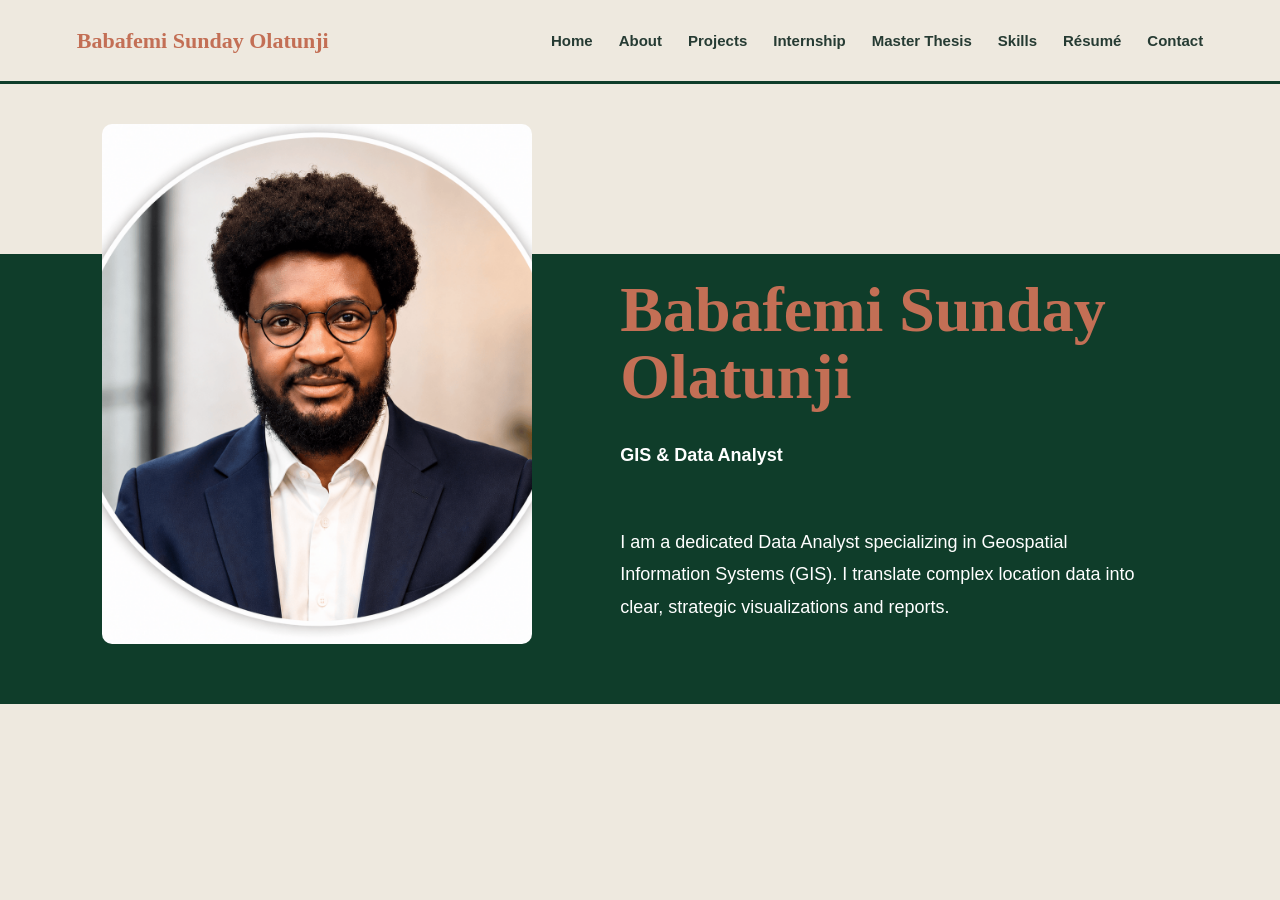
<file: index.html>
<!DOCTYPE html>
<html lang="en">
<head>
  <meta charset="UTF-8" />
  <meta name="viewport" content="width=device-width, initial-scale=1.0" />
  <title>Babafemi Sunday Olatunji | Portfolio</title>
  <link rel="stylesheet" href="style.css" />
</head>
<body>

  <main class="homepage">

    <header class="site-header">
      <div class="site-name">Babafemi Sunday Olatunji</div>

      <nav class="main-nav">
        <a href="index.html">Home</a>
        <a href="about.html">About</a>
        <a href="projects.html">Projects</a>
        <a href="internship.html">Internship</a>
        <a href="thesis.html">Master Thesis</a>
        <a href="skills.html">Skills</a>
        <a href="cv1.pdf" target="_blank">Résumé</a>
        <a href="contact.html">Contact</a>
       </nav>
    </header>

    <section class="hero-academic">
      <div class="hero-photo">
        <img src="profile.png" alt="Babafemi Sunday Olatunji" />
      </div>

      <div class="hero-content">
        <h1>Babafemi Sunday Olatunji</h1>
        <h3>GIS & Data Analyst</h3>
        <p>
          I am a dedicated Data Analyst specializing in Geospatial Information Systems (GIS). 
          I translate complex location data into clear, strategic visualizations and reports.
        </p>
      </div>
    </section>

  </main>

</body>
</html>
</file>
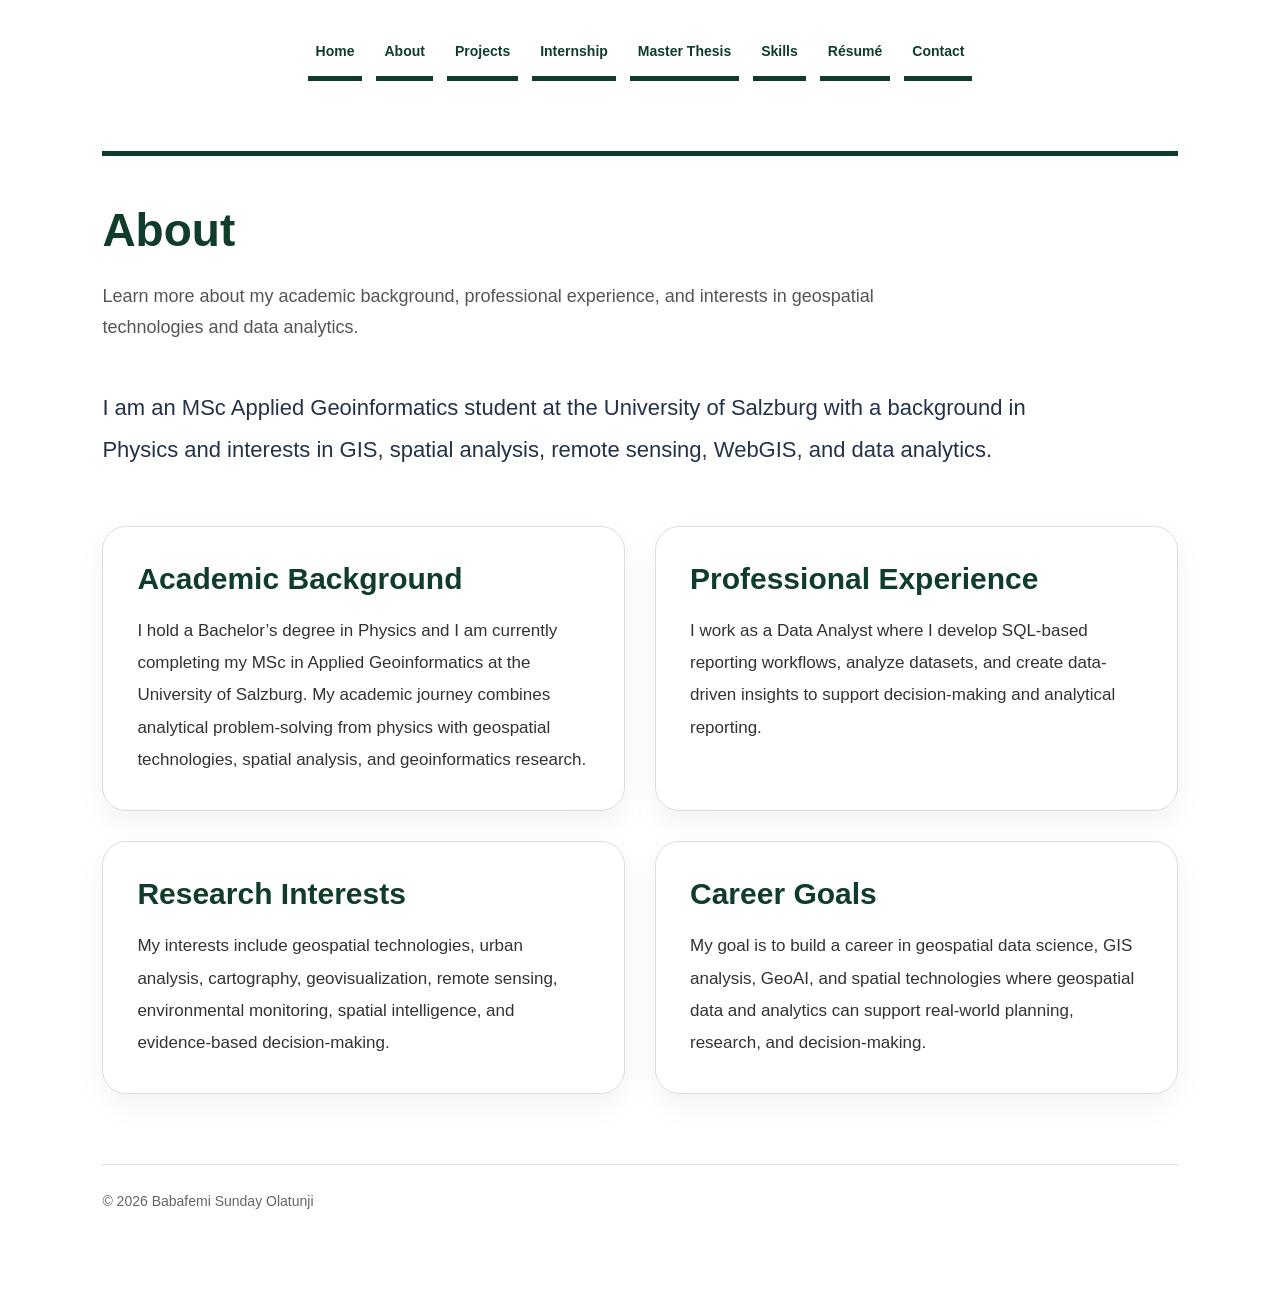
<file: about.html>
<!DOCTYPE html>
<html lang="en">
<head>
  <meta charset="UTF-8" />
  <meta name="viewport" content="width=device-width, initial-scale=1.0"/>
  <title>About | Babafemi Sunday Olatunji</title>
  <link rel="stylesheet" href="style.css"/>
</head>

<body>

  <main class="page">

    <nav class="top-nav">
      <a href="index.html">Home</a>
      <a href="about.html">About</a>
      <a href="projects.html">Projects</a>
      <a href="internship.html">Internship</a>
      <a href="thesis.html">Master Thesis</a>
      <a href="skills.html">Skills</a>
      <a href="cv.pdf" target="_blank">Résumé</a>
      <a href="contact.html">Contact</a>
    </nav>

    <section class="page-title">
      <h1>About</h1>
      <p>
        Learn more about my academic background,
        professional experience, and interests in
        geospatial technologies and data analytics.
      </p>
    </section>

    <section class="about-intro">
      <p>
        I am an MSc Applied Geoinformatics student at the University of Salzburg
        with a background in Physics and interests in GIS, spatial analysis,
        remote sensing, WebGIS, and data analytics.
      </p>
    </section>

    <section class="about-grid">

      <div class="about-card">
        <h2>Academic Background</h2>
        <p>
          I hold a Bachelor’s degree in Physics and I am currently completing
          my MSc in Applied Geoinformatics at the University of Salzburg.
          My academic journey combines analytical problem-solving from physics
          with geospatial technologies, spatial analysis, and geoinformatics research.
        </p>
      </div>

      <div class="about-card">
        <h2>Professional Experience</h2>
        <p>
          I work as a Data Analyst where I develop SQL-based reporting workflows,
          analyze datasets, and create data-driven insights to support
          decision-making and analytical reporting.
        </p>
      </div>

      <div class="about-card">
        <h2>Research Interests</h2>
        <p>
          My interests include geospatial technologies, urban analysis,
          cartography, geovisualization, remote sensing,
          environmental monitoring, spatial intelligence,
          and evidence-based decision-making.
        </p>
      </div>

      <div class="about-card">
        <h2>Career Goals</h2>
        <p>
          My goal is to build a career in geospatial data science,
          GIS analysis, GeoAI, and spatial technologies where geospatial
          data and analytics can support real-world planning,
          research, and decision-making.
        </p>
      </div>

    </section>

    <footer>
      <p>© 2026 Babafemi Sunday Olatunji</p>
    </footer>

  </main>

</body>
</html>
</file>
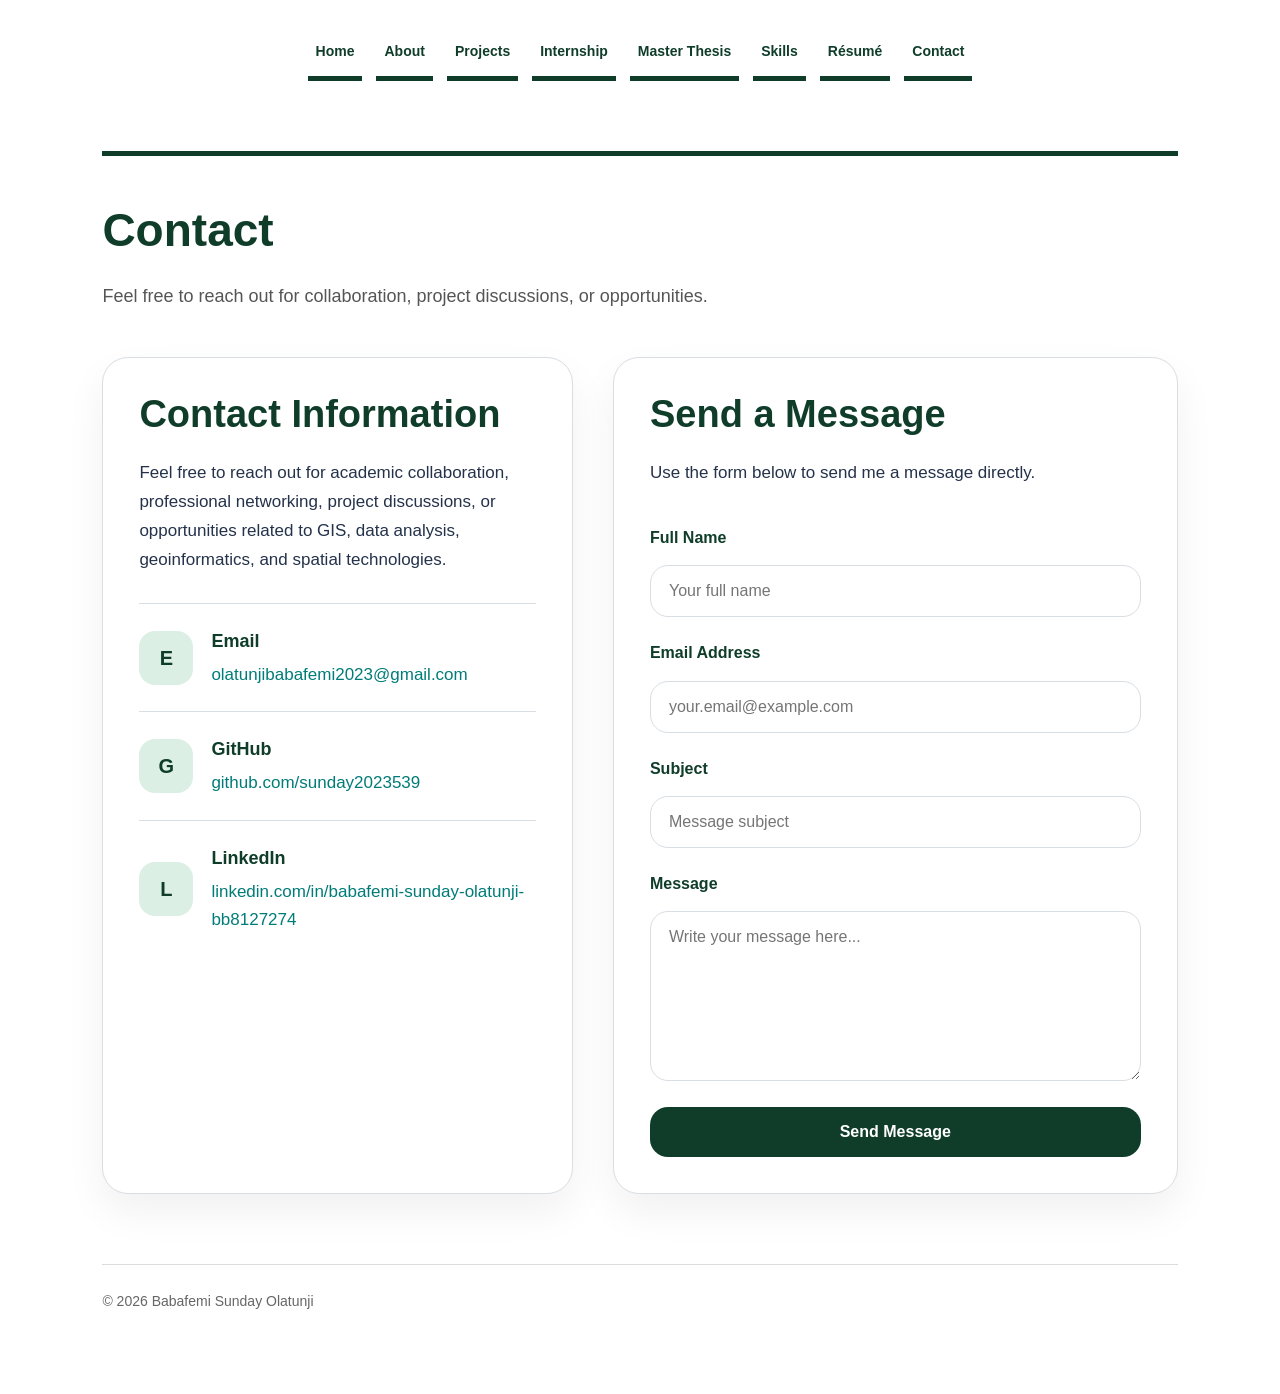
<file: contact.html>
<!DOCTYPE html>
<html lang="en">
<head>
  <meta charset="UTF-8" />
  <meta name="viewport" content="width=device-width, initial-scale=1.0"/>
  <title>Contact | Babafemi Sunday Olatunji</title>
  <link rel="stylesheet" href="style.css"/>
</head>
<body>

  <main class="page">

    <nav class="top-nav">
      <a href="index.html">Home</a>
      <a href="about.html">About</a>
      <a href="projects.html">Projects</a>
      <a href="internship.html">Internship</a>
      <a href="thesis.html">Master Thesis</a>
      <a href="skills.html">Skills</a>
      <a href="cv.pdf" target="_blank">Résumé</a>
      <a href="contact.html">Contact</a>
    </nav>

    <section class="page-title">
      <h1>Contact</h1>
      <p>Feel free to reach out for collaboration, project discussions, or opportunities.</p>
    </section>

    <section class="contact-grid">

      <div class="contact-card">
        <h2>Contact Information</h2>
        <p>
          Feel free to reach out for academic collaboration, professional networking,
          project discussions, or opportunities related to GIS, data analysis,
          geoinformatics, and spatial technologies.
        </p>

        <div class="contact-item">
          <div class="contact-icon">E</div>
          <div>
            <h3>Email</h3>
            <a href="olatunjibabafemi2023@gmail.com">olatunjibabafemi2023@gmail.com</a>
          </div>
        </div>

        <div class="contact-item">
          <div class="contact-icon">G</div>
          <div>
            <h3>GitHub</h3>
            <a href="https://github.com/sunday2023539" target="_blank">github.com/sunday2023539</a>
          </div>
        </div>

        <div class="contact-item">
          <div class="contact-icon">L</div>
          <div>
            <h3>LinkedIn</h3>
            <a href="https://linkedin.com/in/babafemi-sunday-olatunji-bb8127274" target="_blank">linkedin.com/in/babafemi-sunday-olatunji-bb8127274</a>
          </div>
        </div>
      </div>

      <div class="contact-card">
        <h2>Send a Message</h2>
        <p>Use the form below to send me a message directly.</p>

        <form action="https://formspree.io/f/YOUR_FORM_ID" method="POST" class="contact-form">
          <label>Full Name</label>
          <input type="text" name="name" placeholder="Your full name" required>

          <label>Email Address</label>
          <input type="email" name="email" placeholder="your.email@example.com" required>

          <label>Subject</label>
          <input type="text" name="subject" placeholder="Message subject" required>

          <label>Message</label>
          <textarea name="message" placeholder="Write your message here..." required></textarea>

          <button type="submit">Send Message</button>
        </form>
      </div>

    </section>

    <footer>
      <p>© 2026 Babafemi Sunday Olatunji</p>
    </footer>

  </main>

</body>
</html>
</file>
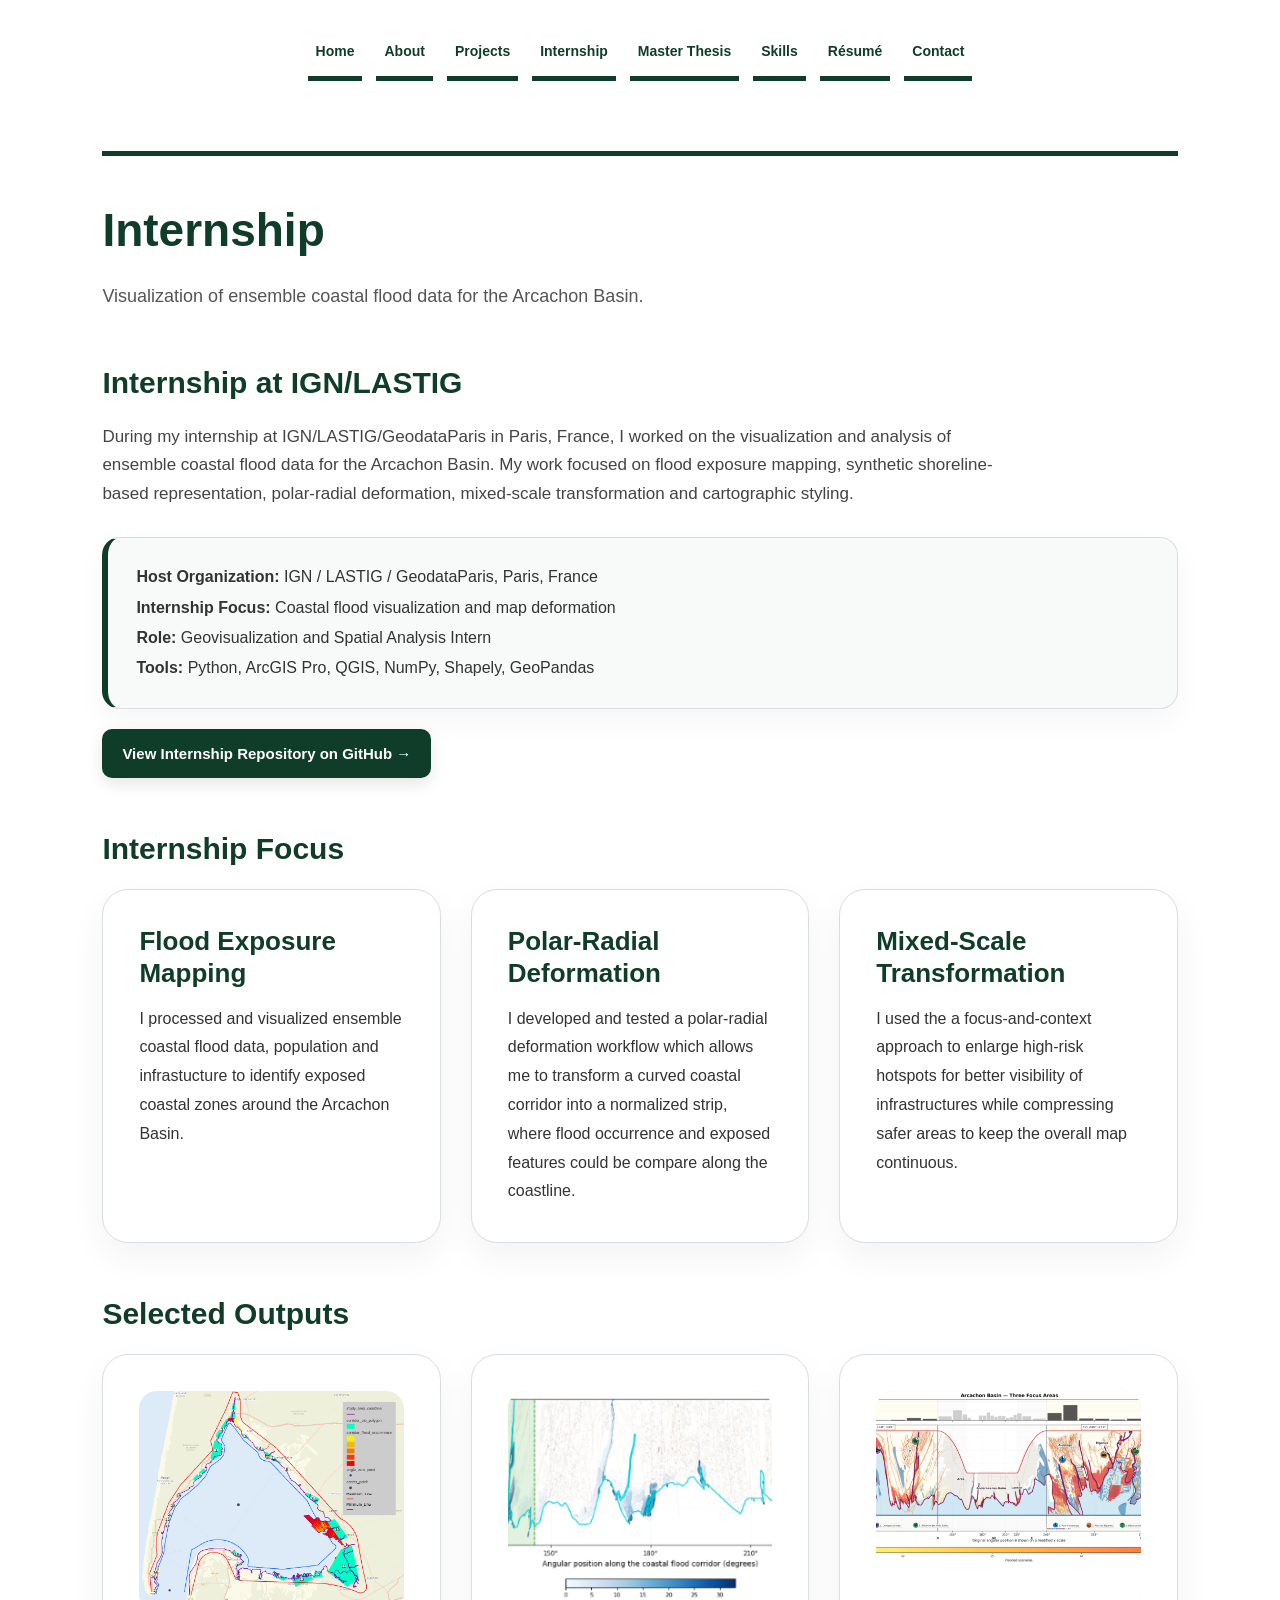
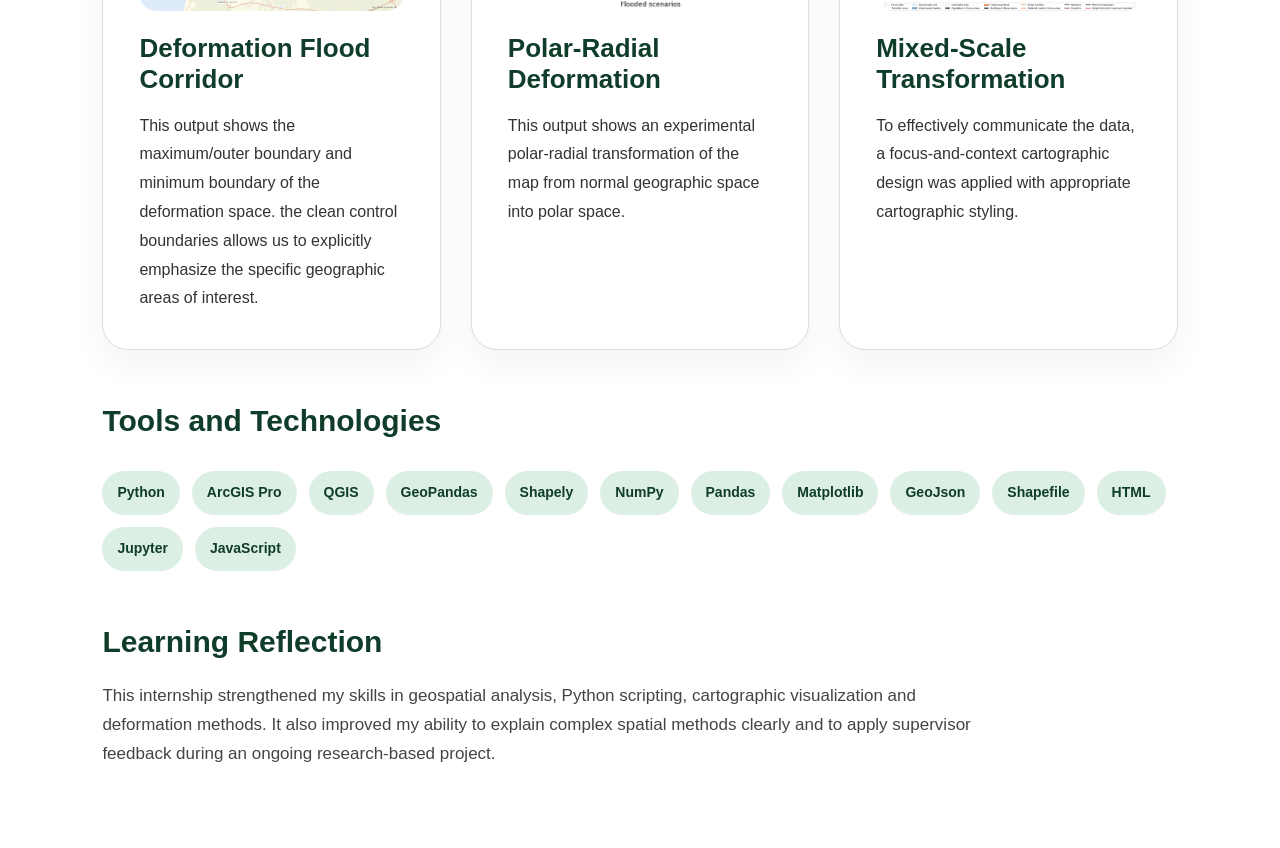
<file: internship.html>
<!DOCTYPE html>
<html lang="en">
<head>
  <meta charset="UTF-8">
  <meta name="viewport" content="width=device-width, initial-scale=1.0">
  <title>Internship | Babafemi Sunday Olatunji</title>
  <link rel="stylesheet" href="style.css">
</head>

<body>

<main class="page">

  <nav class="top-nav">
    <a href="index.html">Home</a>
    <a href="about.html">About</a>
    <a href="projects.html">Projects</a>
    <a href="internship.html">Internship</a>
    <a href="thesis.html">Master Thesis</a>
    <a href="skills.html">Skills</a>
    <a href="resume.html">Résumé</a>
    <a href="contact.html">Contact</a>
  </nav>

  <section class="page-title">
    <h1>Internship</h1>
    <p>
      Visualization of ensemble coastal flood data for the Arcachon Basin.
    </p>
  </section>

  <section class="section"> 
  <h2>Internship at IGN/LASTIG</h2> 

  <p> 
    During my internship at IGN/LASTIG/GeodataParis in Paris, France, 
    I worked on the visualization and analysis of ensemble coastal flood data 
    for the Arcachon Basin. My work focused on flood exposure mapping, 
    synthetic shoreline-based representation, polar-radial deformation, mixed-scale 
    transformation and cartographic styling. 
  </p> 

  <div class="internship-info"> 
    <p> 
      <strong>Host Organization:</strong> IGN / LASTIG / GeodataParis, Paris, France<br> 
      <strong>Internship Focus:</strong> Coastal flood visualization and map deformation<br> 
      <strong>Role:</strong> Geovisualization and Spatial Analysis Intern<br> 
      <strong>Tools:</strong> Python, ArcGIS Pro, QGIS, NumPy, Shapely, GeoPandas 
    </p> 
  </div>

  <div class="internship-repository">
    <a 
      href="https://github.com/sunday2023539/arcachon-ensemble-coastal-flood-visualization"
      target="_blank"
      rel="noopener noreferrer"
      class="repo-button"
    >
      View Internship Repository on GitHub →
    </a>
  </div>

</section>

  <section class="section">
    <h2>Internship Focus</h2>

    <div class="project-grid">

      <article class="project-card">
        <h3>Flood Exposure Mapping</h3>
        <p>
          I processed and visualized ensemble coastal flood data, population and infrastucture
          to identify exposed coastal zones around the Arcachon Basin.
        </p>
      </article>

      <article class="project-card">
        <h3>Polar-Radial Deformation</h3>
        <p>
        I developed and tested a polar-radial deformation workflow which allows 
        me to transform a curved coastal corridor into a normalized strip, where 
        flood occurrence and exposed features could be compare along the coastline. 
        </p>
      </article>

      <article class="project-card">
        <h3>Mixed-Scale Transformation</h3>
        <p>
         I used the a focus-and-context approach to enlarge high-risk hotspots for better
         visibility of infrastructures while compressing safer areas to keep the overall 
         map continuous.
        </p>
      </article>

    </div>
  </section>

  <section class="section">
    <h2>Selected Outputs</h2>

    <div class="project-grid">

      <article class="project-card">
        <div class="project-image">
          <img src="aoi-deformed-polar-space.png" alt="Flood corridor">
        </div>
        <h3>Deformation Flood Corridor</h3>
        <p>
          This output shows the maximum/outer boundary and minimum boundary of the deformation 
          space. the clean control boundaries allows us to explicitly emphasize the specific 
          geographic areas of interest. 
        </p>
      </article>

      <article class="project-card">
        <div class="project-image">
          <img src="polar-radial-deformation.png" alt=" polar-radial deformation">
        </div>
        <h3>Polar-Radial Deformation</h3>
        <p>
          This output shows an experimental polar-radial transformation of the map
          from normal geographic space into polar space.
        </p>
      </article>

      <article class="project-card">
        <div class="project-image">
          <img src="3d-aoi-map.png" alt="mixed-scale map">
        </div>
        <h3>Mixed-Scale Transformation</h3>
        <p>
          To effectively communicate the data, a focus-and-context cartographic
          design was applied with appropriate cartographic styling.
        </p>
      </article>

    </div>
  </section>

  <section class="section">
    <h2>Tools and Technologies</h2>

    <div class="tools-list">
      <span>Python</span>
      <span>ArcGIS Pro</span>
      <span>QGIS</span>
      <span>GeoPandas</span>
      <span>Shapely</span>
      <span>NumPy</span>
      <span>Pandas</span>
      <span>Matplotlib</span>
      <span>GeoJson</span>
      <span>Shapefile</span>
      <span>HTML</span>
      <span>Jupyter</span>
      <span>JavaScript</span>
    </div>
  </section>

  <section class="section">
    <h2>Learning Reflection</h2>

    <p>
      This internship strengthened my skills in geospatial analysis, Python scripting,
      cartographic visualization and deformation methods. It also improved my ability 
      to explain complex spatial methods clearly and to apply supervisor feedback
      during an ongoing research-based project.
    </p>
  </section>

</main>
</file>
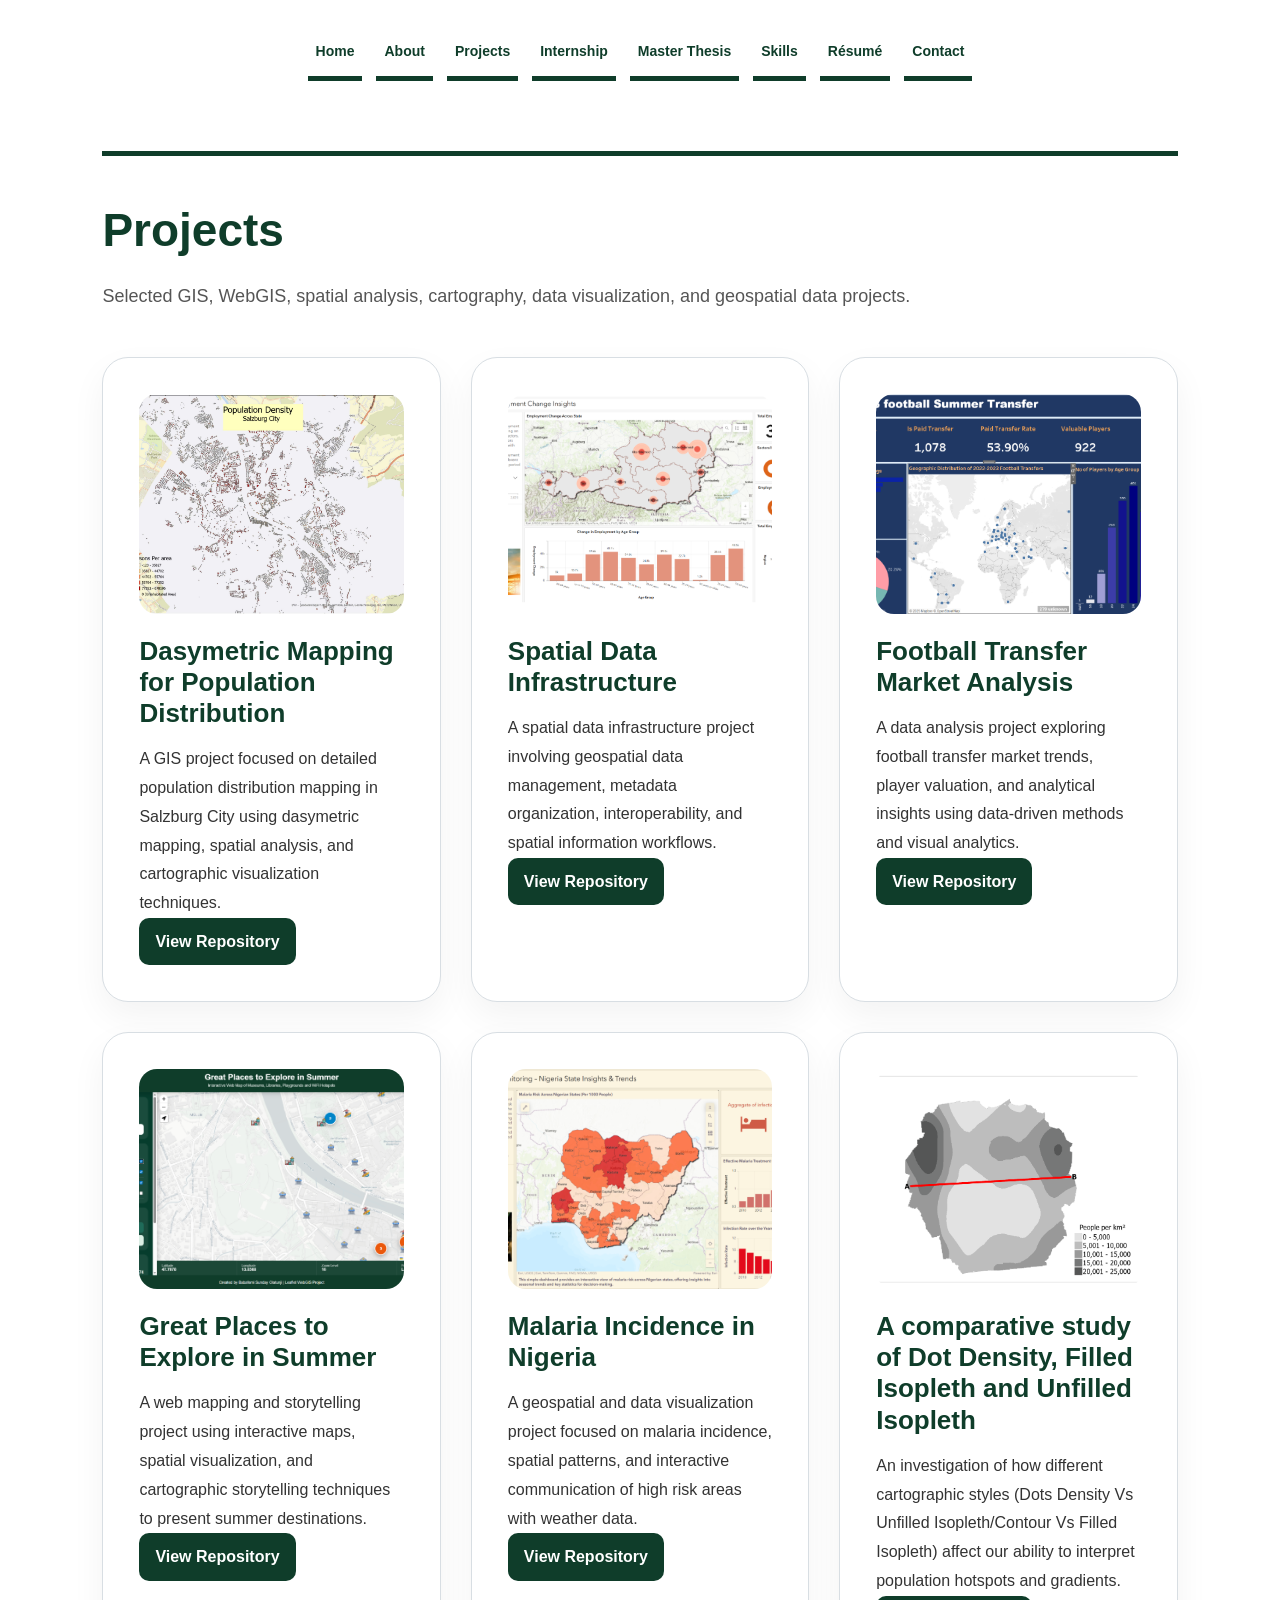
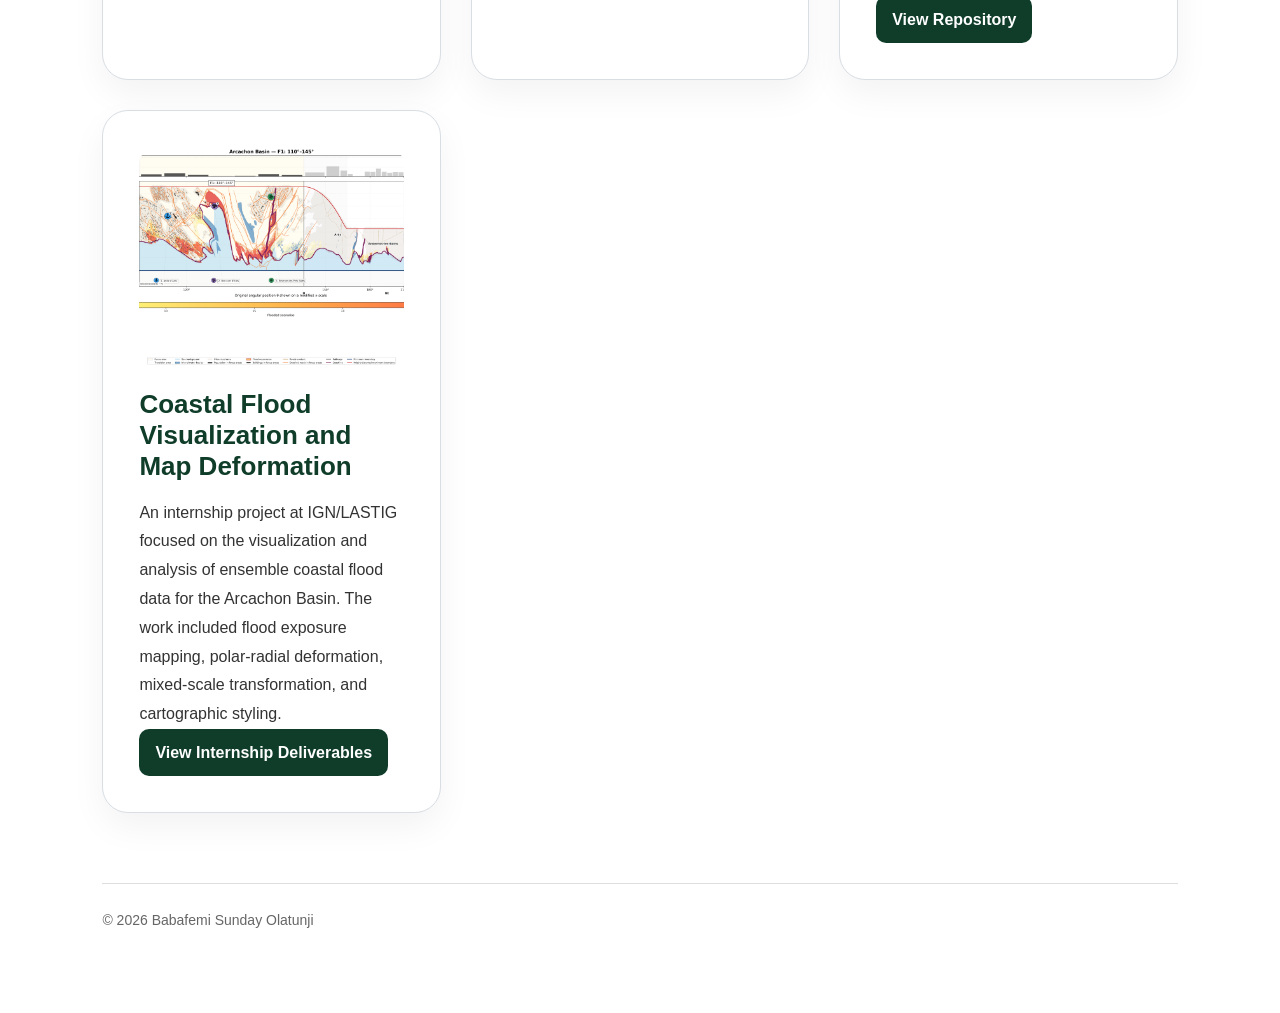
<file: projects.html>
<!DOCTYPE html>
<html lang="en">
<head>
  <meta charset="UTF-8" />
  <meta name="viewport" content="width=device-width, initial-scale=1.0" />
  <title>Projects | Babafemi Sunday Olatunji</title>
  <link rel="stylesheet" href="style.css" />
</head>

<body>

  <main class="page">

    <nav class="top-nav">
      <a href="index.html">Home</a>
      <a href="about.html">About</a>
      <a href="projects.html">Projects</a>
      <a href="internship.html">Internship</a>
      <a href="thesis.html">Master Thesis</a>
      <a href="skills.html">Skills</a>
      <a href="cv.pdf" target="_blank">Résumé</a>
      <a href="contact.html">Contact</a>
    </nav>

    <section class="page-title">
      <h1>Projects</h1>

      <p>
        Selected GIS, WebGIS, spatial analysis, cartography,
        data visualization, and geospatial data projects.
      </p>
    </section>

    <section class="project-grid">

      <!-- PROJECT 1 -->

      <article class="project-card">

        <div class="project-image">
          <img src="population-density.png"
               alt="Population Density Mapping Project">
        </div>

        <h2>Dasymetric Mapping for Population Distribution</h2>

        <p>
          A GIS project focused on detailed population distribution mapping
          in Salzburg City using dasymetric mapping, spatial analysis,
          and cartographic visualization techniques.
        </p>

        <a href="https://github.com/sunday2023539/Dasymetric-Mapping-for-Detailed-Population-Distribution-in-Salzburg-City-"
           target="_blank"
           class="button">
          View Repository
        </a>

      </article>

      <!-- PROJECT 2 -->

      <article class="project-card">

        <div class="project-image">
          <img src="sdi-project.png"
               alt="Spatial Data Infrastructure Project">
        </div>

        <h2>Spatial Data Infrastructure</h2>

        <p>
          A spatial data infrastructure project involving geospatial data
          management, metadata organization, interoperability,
          and spatial information workflows.
        </p>

        <a href="https://github.com/sunday2023539/Spatial_Data_Infrastructure"
           target="_blank"
           class="button">
          View Repository
        </a>

      </article>

      <!-- PROJECT 3 -->

      <article class="project-card">

        <div class="project-image">
          <img src="football-analysis.png"
               alt="Football Transfer Market Analysis">
        </div>

        <h2>Football Transfer Market Analysis</h2>

        <p>
          A data analysis project exploring football transfer market trends,
          player valuation, and analytical insights using
          data-driven methods and visual analytics.
        </p>

        <a href="https://github.com/sunday2023539/2022-2023-Football-Transfer-Market-Analysis"
           target="_blank"
           class="button">
          View Repository
        </a>

      </article>

      <!-- PROJECT 4 -->

      <article class="project-card">

        <div class="project-image">
          <img src="summer-storymap.png"
               alt="StoryMap Project">
        </div>

        <h2>Great Places to Explore in Summer</h2>

        <p>
          A web mapping and storytelling project using interactive maps,
          spatial visualization, and cartographic storytelling
          techniques to present summer destinations.
        </p>

        <a href="https://github.com/sunday2023539/Great-Places-to-explore-in-Summer"
           target="_blank"
           class="button">
          View Repository
        </a>

      </article>

      <!-- PROJECT 5 -->

      <article class="project-card">

        <div class="project-image">
          <img src="malaria-dashboard.png"
               alt="Malaria Incidence in Nigeria">
        </div>

        <h2>Malaria Incidence in Nigeria</h2>

        <p>
          A geospatial and data visualization project focused on malaria
          incidence, spatial patterns, and interactive communication
          of high risk areas with weather data.
        </p>

        <a href="https://github.com/sunday2023539/Malaria-Incidence-in-Nigeria-A-Geospatial-Analysis-"
           target="_blank"
           class="button">
          View Repository
        </a>

      </article>

      <!-- PROJECT 6 -->

      <article class="project-card">

        <div class="project-image">
          <img src="future-project.png"
               alt="Future GeoAI Project">
        </div>

        <h2>A comparative study of Dot Density, Filled Isopleth and Unfilled Isopleth</h2>

        <p>
          An investigation of how different cartographic styles 
          (Dots Density Vs Unfilled Isopleth/Contour Vs Filled Isopleth) 
          affect our ability to interpret population hotspots and gradients.
        </p>

        <a href="https://github.com/sunday2023539/ASSESSMENT-OF-THEMATIC-MAPPING-TECHNIQUES-FOR-POPULATION-DISTRIBUTION-VISUALIZATION"
           class="button">
          View Repository
        </a>

      </article>
      
     <!-- PROJECT 7 -->

<article class="project-card">

  <div class="project-image">
    <img src="internship-flood-map.png"
         alt="IGN LASTIG Internship Project">
  </div>

  <h2>Coastal Flood Visualization and Map Deformation</h2>

  <p>
    An internship project at IGN/LASTIG focused on the visualization and analysis
    of ensemble coastal flood data for the Arcachon Basin. The work included
    flood exposure mapping, polar-radial deformation, mixed-scale
    transformation, and cartographic styling.
  </p>

  <a href="https://github.com/sunday2023539/arcachon-ensemble-coastal-flood-visualization"
     class="button">
     View Internship Deliverables
  </a>

</article>

    </section>

    <footer>
      <p>© 2026 Babafemi Sunday Olatunji</p>
    </footer>

  </main>

</body>
</html>
</file>
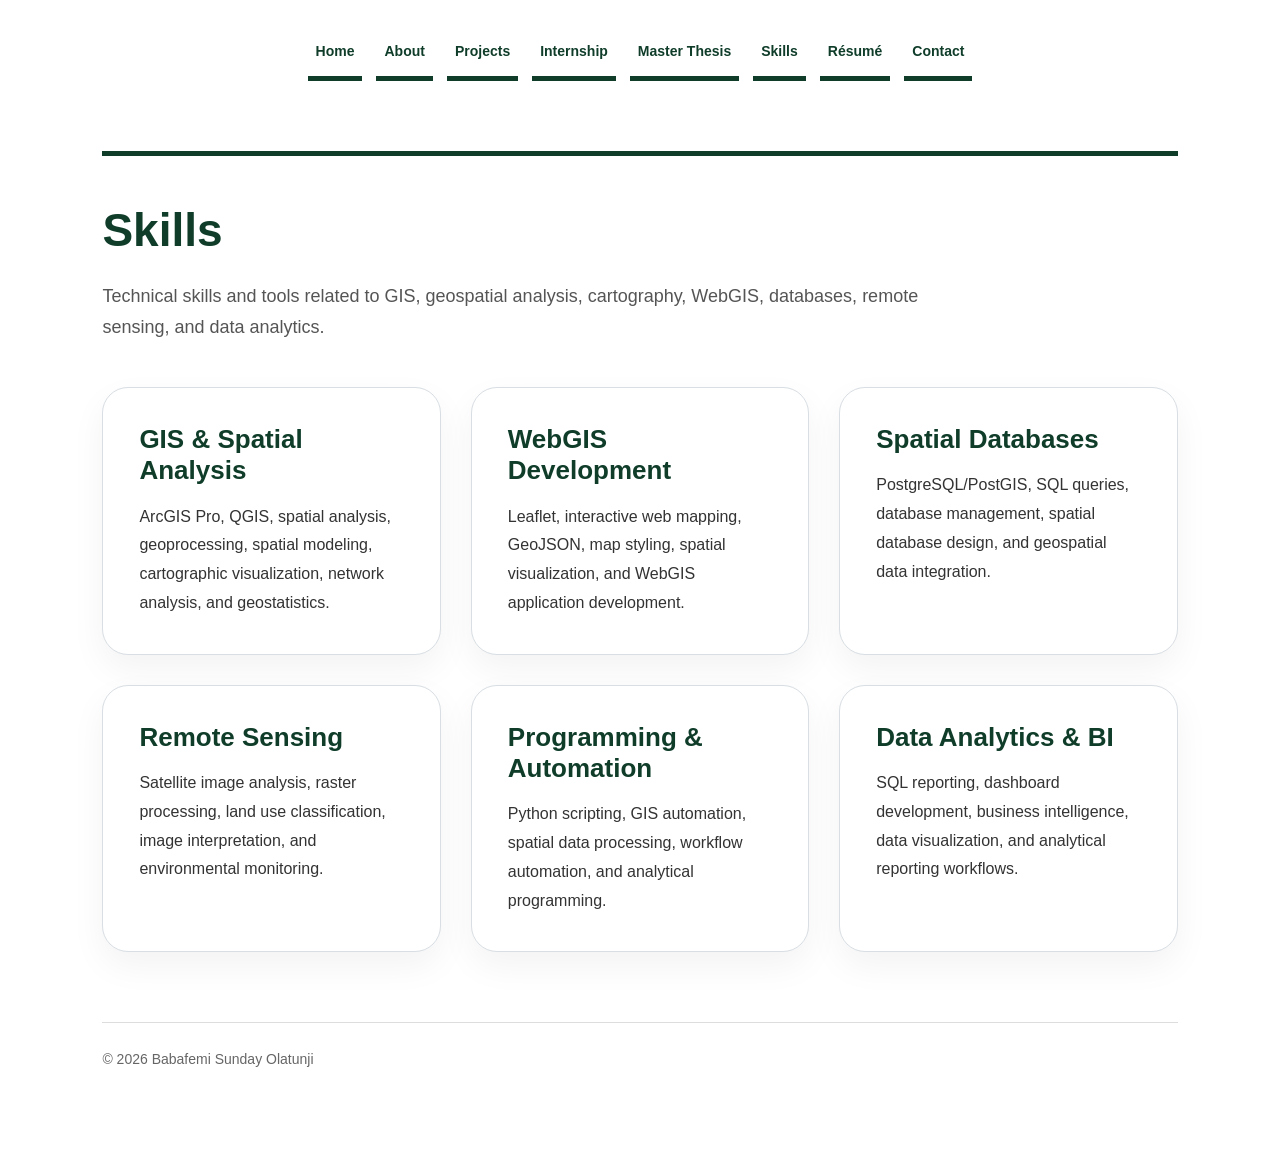
<file: skills.html>
<!DOCTYPE html>
<html lang="en">

<head>
  <meta charset="UTF-8">
  <meta name="viewport" content="width=device-width, initial-scale=1.0">

  <title>Skills | Babafemi Sunday Olatunji</title>

  <link rel="stylesheet" href="style.css">
</head>

<body>

<main class="page">

  <!-- NAVIGATION -->

  <nav class="top-nav">
    <a href="index.html">Home</a>
    <a href="about.html">About</a>
    <a href="projects.html">Projects</a>
    <a href="internship.html">Internship</a>
    <a href="thesis.html">Master Thesis</a>
    <a href="skills.html">Skills</a>
    <a href="cv.pdf" target="_blank">Résumé</a>
    <a href="contact.html">Contact</a>
  </nav>

  <!-- PAGE TITLE -->

  <section class="page-title">
    <h1>Skills</h1>

    <p>
      Technical skills and tools related to GIS,
      geospatial analysis, cartography,
      WebGIS, databases, remote sensing,
      and data analytics.
    </p>
  </section>

  <!-- SKILLS GRID -->

  <section class="project-grid">

    <!-- GIS -->

    <article class="project-card">
      <h2>GIS & Spatial Analysis</h2>

      <p>
        ArcGIS Pro, QGIS, spatial analysis,
        geoprocessing, spatial modeling,
        cartographic visualization,
        network analysis, and geostatistics.
      </p>
    </article>

    <!-- WEBGIS -->

    <article class="project-card">
      <h2>WebGIS Development</h2>

      <p>
        Leaflet, interactive web mapping,
        GeoJSON, map styling,
        spatial visualization,
        and WebGIS application development.
      </p>
    </article>

    <!-- DATABASES -->

    <article class="project-card">
      <h2>Spatial Databases</h2>

      <p>
        PostgreSQL/PostGIS, SQL queries,
        database management,
        spatial database design,
        and geospatial data integration.
      </p>
    </article>

    <!-- REMOTE SENSING -->

    <article class="project-card">
      <h2>Remote Sensing</h2>

      <p>
        Satellite image analysis,
        raster processing,
        land use classification,
        image interpretation,
        and environmental monitoring.
      </p>
    </article>

    <!-- PROGRAMMING -->

    <article class="project-card">
      <h2>Programming & Automation</h2>

      <p>
        Python scripting, GIS automation,
        spatial data processing,
        workflow automation,
        and analytical programming.
      </p>
    </article>

    <!-- DATA ANALYTICS -->

    <article class="project-card">
      <h2>Data Analytics & BI</h2>

      <p>
        SQL reporting, dashboard development,
        business intelligence,
        data visualization,
        and analytical reporting workflows.
      </p>
    </article>

  </section>

  <!-- FOOTER -->

  <footer>
    <p>© 2026 Babafemi Sunday Olatunji</p>
  </footer>

</main>

</body>
</html>
</file>
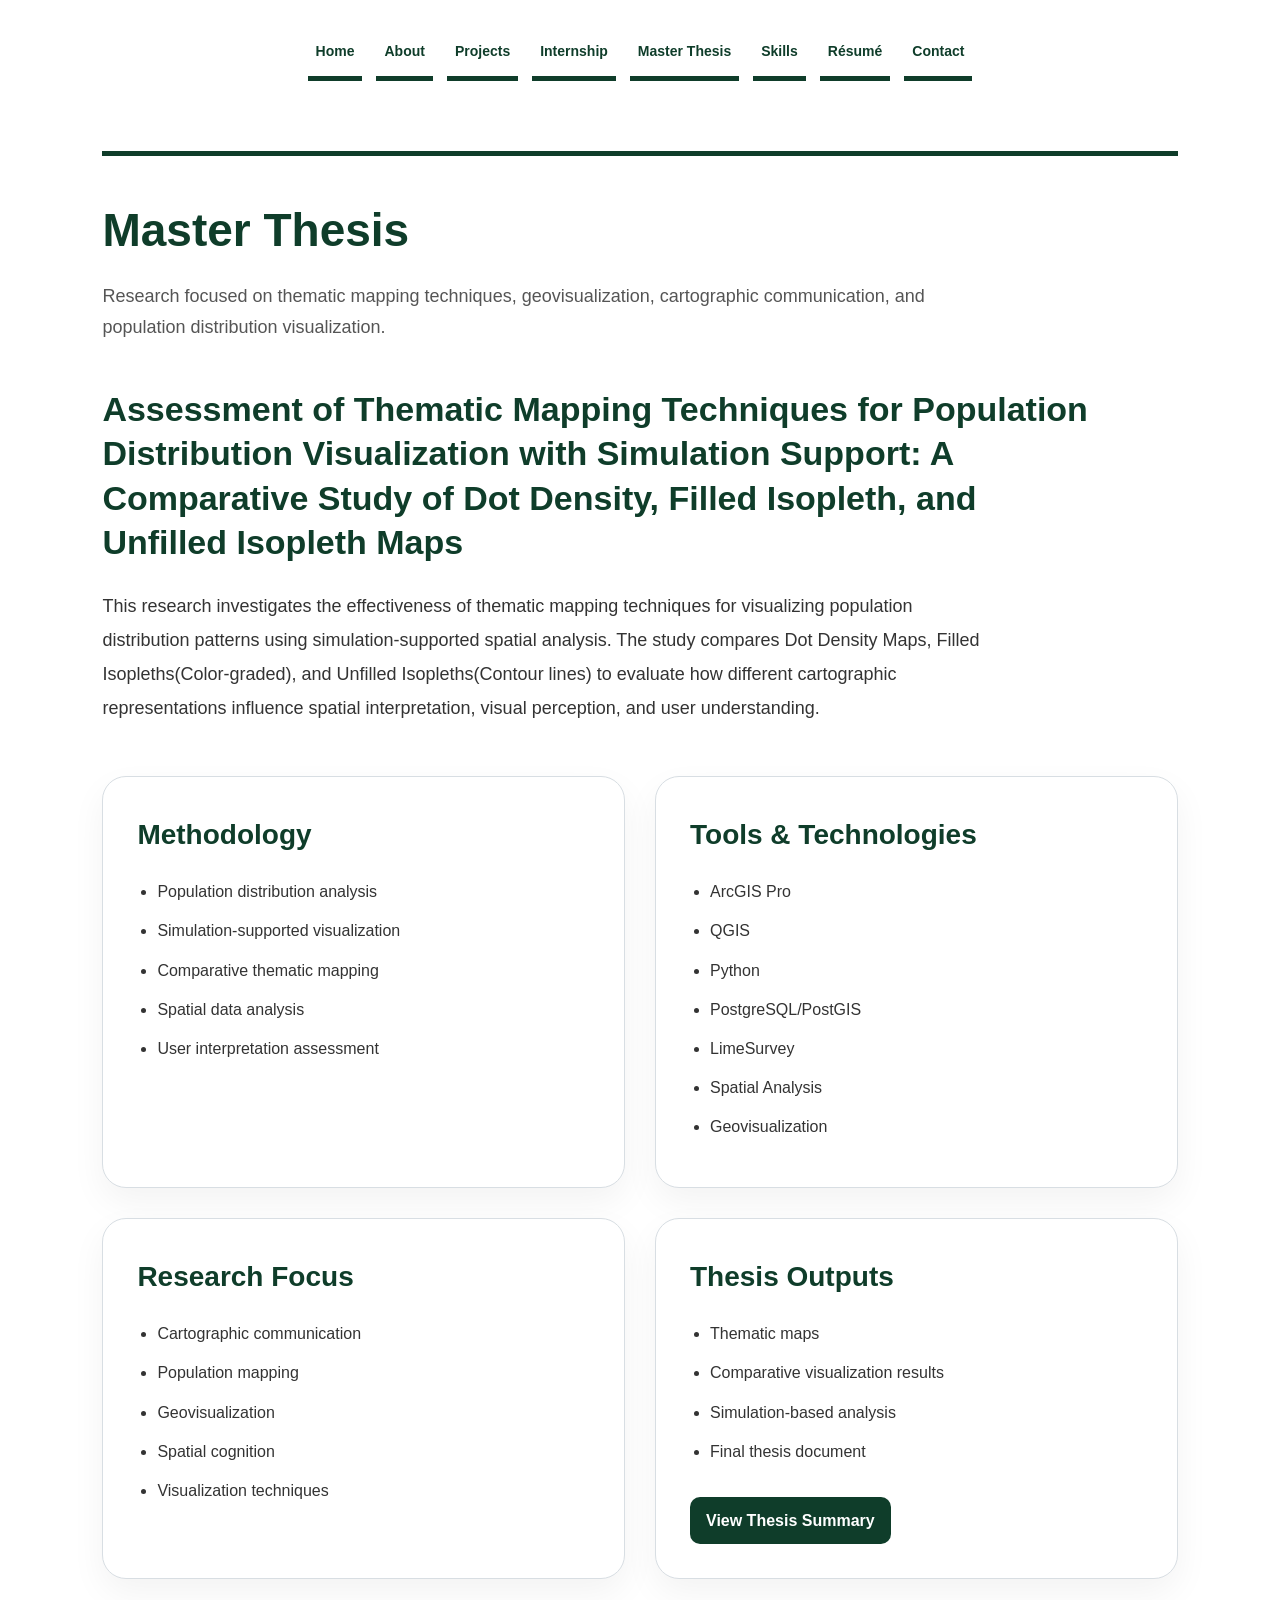
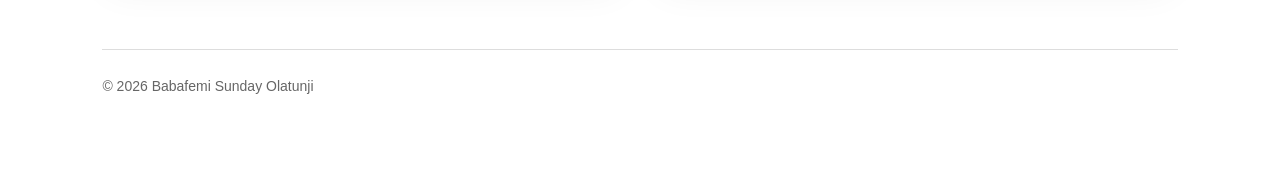
<file: thesis.html>
<!DOCTYPE html>
<html lang="en">

<head>
  <meta charset="UTF-8">
  <meta name="viewport" content="width=device-width, initial-scale=1.0">

  <title>Master Thesis | Babafemi Sunday Olatunji</title>

  <!-- MAIN CSS -->
  <link rel="stylesheet" href="style.css">
</head>

<body>

<main class="page">

  <!-- NAVIGATION -->

  <nav class="top-nav">
    <a href="index.html">Home</a>
    <a href="about.html">About</a>
    <a href="projects.html">Projects</a>
    <a href="internship.html">Internship</a>
    <a href="thesis.html">Master Thesis</a>
    <a href="skills.html">Skills</a>
    <a href="cv.pdf" target="_blank">Résumé</a>
    <a href="contact.html">Contact</a>
  </nav>

  <!-- PAGE TITLE -->

  <section class="page-title">
    <h1>Master Thesis</h1>

    <p>
      Research focused on thematic mapping techniques,
      geovisualization, cartographic communication,
      and population distribution visualization.
    </p>
  </section>

  <!-- THESIS INTRO -->

  <section class="section thesis-intro">

    <h2>
      Assessment of Thematic Mapping Techniques for Population
      Distribution Visualization with Simulation Support:
      A Comparative Study of Dot Density, Filled Isopleth,
      and Unfilled Isopleth Maps
    </h2>

    <p>
      This research investigates the effectiveness of thematic
      mapping techniques for visualizing population distribution
      patterns using simulation-supported spatial analysis.
      The study compares Dot Density Maps, Filled Isopleths(Color-graded),
      and Unfilled Isopleths(Contour lines) to evaluate how different
      cartographic representations influence spatial interpretation,
      visual perception, and user understanding.
    </p>

  </section>

  <!-- THESIS GRID -->

  <section class="thesis-grid">

    <!-- CARD 1 -->

    <article class="thesis-card">
      <h3>Methodology</h3>

      <ul>
        <li>Population distribution analysis</li>
        <li>Simulation-supported visualization</li>
        <li>Comparative thematic mapping</li>
        <li>Spatial data analysis</li>
        <li>User interpretation assessment</li>
      </ul>
    </article>

    <!-- CARD 2 -->

    <article class="thesis-card">
      <h3>Tools & Technologies</h3>

      <ul>
        <li>ArcGIS Pro</li>
        <li>QGIS</li>
        <li>Python</li>
        <li>PostgreSQL/PostGIS</li>
        <li>LimeSurvey</li>
        <li>Spatial Analysis</li>
        <li>Geovisualization</li>
      </ul>
    </article>

    <!-- CARD 3 -->

    <article class="thesis-card">
      <h3>Research Focus</h3>

      <ul>
        <li>Cartographic communication</li>
        <li>Population mapping</li>
        <li>Geovisualization</li>
        <li>Spatial cognition</li>
        <li>Visualization techniques</li>
      </ul>
    </article>

    <!-- CARD 4 -->

    <article class="thesis-card">
      <h3>Thesis Outputs</h3>

      <ul>
        <li>Thematic maps</li>
        <li>Comparative visualization results</li>
        <li>Simulation-based analysis</li>
        <li>Final thesis document</li>
      </ul>

      <a href=" thesis-summary1.pdf" class="button">
         View Thesis Summary
      </a>

    </article>

  </section>

  <!-- FOOTER -->

  <footer>
    <p>© 2026 Babafemi Sunday Olatunji</p>
  </footer>

</main>

</body>
</html>
</file>
<file: style.css>
* {
  margin: 0;
  padding: 0;
  box-sizing: border-box;
}

:root {
  --green: #0F3D2A;
  --green-light: #1f6b59;
  --cream: #eee9df;
  --text: #14213d;
  --muted: #555;
  --border: #d8dee3;
}

body {
  background: #f4f4f4;
  font-family: Arial, Helvetica, sans-serif;
  color: #222;
  line-height: 1.7;
}

/* =========================
   FULL PAGE LAYOUT
========================= */

.page {
  width: 100%;
  min-height: 100vh;
  margin: 0;
  background: #fff;
  padding: 40px 8% 80px;
}

.homepage {
  width: 100%;
  min-height: 100vh;
  margin: 0;
  background: var(--cream);
}

/* =========================
   NAVIGATION
========================= */

.top-nav {
  display: flex;
  justify-content: center;
  align-items: center;
  gap: 14px;
  margin-bottom: 70px;
  flex-wrap: nowrap;
  overflow-x: auto;
}

.top-nav a {
  padding: 0 8px 12px;
  border-bottom: 5px solid var(--green);
  text-decoration: none;
  color: var(--green);
  font-size: 14px;
  font-weight: 700;
  white-space: nowrap;
  flex-shrink: 0;
}

.top-nav a:hover {
  color: var(--green-light);
  border-color: var(--green-light);
}

/* =========================
   PAGE TITLES
========================= */

.page-title {
  border-top: 5px solid var(--green);
  padding-top: 35px;
  margin-bottom: 45px;
}

.page-title h1 {
  color: var(--green);
  font-size: 46px;
  margin-bottom: 12px;
}

.page-title p {
  color: var(--muted);
  max-width: 850px;
  font-size: 18px;
}

/* =========================
   GENERAL SECTIONS
========================= */

.section {
  margin-top: 45px;
}

.section h2,
.section h3 {
  color: var(--green);
}

.section h2 {
  font-size: 30px;
  margin-bottom: 15px;
}

.section p {
  color: #444;
  max-width: 900px;
  font-size: 17px;
}

/* =========================
   PROJECTS / SKILLS GRID
========================= */

.project-grid {
  display: grid;
  grid-template-columns: repeat(3, 1fr);
  gap: 30px;
}

.project-card {
  background: #fff;
  border: 1px solid var(--border);
  border-radius: 26px;
  padding: 36px;
  box-shadow: 0 14px 35px rgba(0, 0, 0, 0.05);
  transition: 0.25s ease;
}

.project-card:hover {
  border-color: var(--green);
  transform: translateY(-4px);
}

.project-card h2,
.project-card h3 {
  color: var(--green);
  font-size: 26px;
  line-height: 1.2;
  margin-bottom: 16px;
}

.project-card p {
  color: #333;
  font-size: 16px;
  line-height: 1.8;
}

.project-image {
  height: 220px;
  margin-bottom: 22px;
  border-radius: 18px;
  overflow: hidden;
  background: #dcefe5;
  position: relative;
}

.project-image img {
  width: 100%;
  height: 100%;
  object-fit: cover;
  display: block;
}

/* =========================
   BUTTONS
========================= */

.button {
  display: inline-block;
  color: #fff;
  background: var(--green);
  text-decoration: none;
  padding: 10px 16px;
  font-weight: 700;
  border-radius: 10px;
}

.button:hover {
  background: var(--green-light);
}

/* =========================
   HOMEPAGE
========================= */

.site-header {
  padding: 22px 6%;
  border-bottom: 3px solid var(--green);
  display: flex;
  justify-content: space-between;
  align-items: center;
}

.site-name {
  font-family: Georgia, serif;
  font-size: 22px;
  font-weight: 700;
  color: #c36f55;
}

.main-nav {
  display: flex;
  gap: 26px;
  flex-wrap: wrap;
}

.main-nav a {
  color: #263b33;
  text-decoration: none;
  font-weight: 700;
  font-size: 15px;
}

.main-nav a:hover {
  color: #c36f55;
}

.hero-academic {
  margin-top: 170px;
  background: var(--green);
  min-height: 430px;
  display: grid;
  grid-template-columns: 1fr 1.25fr;
  align-items: center;
  padding: 0 8% 60px;
}

.hero-photo {
  margin-top: -130px;
}

.hero-photo img {
  width: 100%;
  max-width: 430px;
  height: 520px;
  object-fit: cover;
  object-position: center top;
  display: block;
  border-radius: 10px;
}

.hero-content {
  color: white;
  padding-left: 40px;
}

.hero-content h1 {
  font-family: Georgia, serif;
  font-size: 64px;
  line-height: 1.05;
  color: #c36f55;
  margin-bottom: 30px;
}

.hero-content h3 {
  font-size: 18px;
  margin-bottom: 55px;
  color: white;
}

.hero-content p {
  max-width: 520px;
  font-size: 18px;
  line-height: 1.8;
  color: white;
}

/* =========================
   ABOUT PAGE
========================= */

.about-intro {
  max-width: 950px;
  margin-bottom: 55px;
}

.about-intro p {
  font-size: 22px;
  line-height: 1.9;
  color: #24324a;
}

.about-grid {
  display: grid;
  grid-template-columns: repeat(2, 1fr);
  gap: 30px;
}

.about-card {
  background: #fff;
  border: 1px solid var(--border);
  border-radius: 24px;
  padding: 34px;
  box-shadow: 0 12px 30px rgba(0,0,0,0.05);
  transition: 0.3s ease;
}

.about-card:hover {
  transform: translateY(-4px);
  border-color: var(--green);
}

.about-card h2 {
  color: var(--green);
  margin-bottom: 18px;
  font-size: 30px;
  line-height: 1.2;
}

.about-card p {
  color: #333;
  line-height: 1.9;
  font-size: 17px;
}

/* =========================
   CONTACT PAGE
========================= */

.contact-grid {
  display: grid;
  grid-template-columns: 1fr 1.2fr;
  gap: 40px;
  margin-top: 40px;
}

.contact-card {
  background: #fff;
  border: 1px solid var(--border);
  border-radius: 26px;
  padding: 36px;
  box-shadow: 0 18px 40px rgba(0, 0, 0, 0.06);
}

.contact-card h2 {
  color: var(--green);
  font-size: 38px;
  line-height: 1.1;
  margin-bottom: 24px;
}

.contact-card p {
  font-size: 17px;
  color: #24324a;
  margin-bottom: 28px;
}

.contact-item {
  display: flex;
  gap: 18px;
  align-items: center;
  padding: 22px 0;
  border-top: 1px solid var(--border);
}

.contact-icon {
  width: 54px;
  height: 54px;
  border-radius: 16px;
  background: #dcefe5;
  color: var(--green);
  display: grid;
  place-items: center;
  font-weight: 800;
  font-size: 20px;
  flex-shrink: 0;
}

.contact-item h3 {
  color: var(--green);
  font-size: 18px;
  margin-bottom: 4px;
}

.contact-item a {
  color: #007c78;
  text-decoration: none;
  font-size: 17px;
}

.contact-form {
  display: flex;
  flex-direction: column;
  gap: 14px;
}

.contact-form label {
  color: var(--green);
  font-weight: 800;
  margin-top: 8px;
}

.contact-form input,
.contact-form textarea {
  width: 100%;
  border: 1px solid var(--border);
  border-radius: 18px;
  padding: 16px 18px;
  font-size: 16px;
  font-family: inherit;
}

.contact-form textarea {
  min-height: 170px;
  resize: vertical;
}

.contact-form button {
  margin-top: 12px;
  background: var(--green);
  color: #fff;
  border: none;
  padding: 16px 22px;
  border-radius: 18px;
  font-size: 16px;
  font-weight: 800;
  cursor: pointer;
}

.contact-form button:hover {
  background: var(--green-light);
}

/* =========================
   FOOTER
========================= */

footer {
  margin-top: 70px;
  padding-top: 25px;
  border-top: 1px solid #ddd;
  color: #666;
  font-size: 14px;
}

/* =========================
   THESIS PAGE
========================= */

.thesis-intro {
  max-width: 1000px;
  margin-bottom: 50px;
}

.thesis-intro h2 {
  font-size: 34px;
  line-height: 1.3;
  color: var(--green);
  margin-bottom: 25px;
}

.thesis-intro p {
  font-size: 18px;
  line-height: 1.9;
  color: #333;
}

.thesis-grid {
  display: grid;
  grid-template-columns: repeat(2, 1fr);
  gap: 30px;
}

.thesis-card {
  background: #fff;
  border: 1px solid var(--border);
  border-radius: 24px;
  padding: 34px;
  box-shadow: 0 14px 35px rgba(0,0,0,0.05);
  transition: 0.3s ease;
}

.thesis-card:hover {
  transform: translateY(-5px);
  border-color: var(--green);
}

.thesis-card h3 {
  color: var(--green);
  font-size: 28px;
  margin-bottom: 20px;
}

.thesis-card ul {
  padding-left: 20px;
}

.thesis-card li {
  margin-bottom: 12px;
  color: #333;
  line-height: 1.7;
}

.thesis-card .button {
  margin-top: 20px;
}


/* =========================
   INTERNSHIP PAGE
========================= */

.internship-info {
  margin-top: 28px;
  background: #f7faf8;
  border: 1px solid var(--border);
  border-left: 6px solid var(--green);
  border-radius: 18px;
  padding: 24px 28px;
  box-shadow: 0 12px 30px rgba(0,0,0,0.04);
}

.internship-info p {
  margin: 0;
  color: #333;
  font-size: 16px;
  line-height: 1.9;
}

/* Internship Repository Button */
.internship-repository {
  margin-top: 20px;
}

.repo-button {
  display: inline-block;
  background: var(--green);
  color: #ffffff;
  padding: 12px 20px;
  border-radius: 10px;
  font-size: 15px;
  font-weight: 700;
  text-decoration: none;
  box-shadow: 0 6px 16px rgba(0,0,0,0.10);
  transition: all 0.25s ease;
}

.repo-button:hover {
  color: #ffffff;
  transform: translateY(-2px);
  box-shadow: 0 9px 20px rgba(0,0,0,0.15);
  opacity: 0.92;
}

.tools-list {
  display: flex;
  flex-wrap: wrap;
  gap: 12px;
  margin-top: 25px;
}

.tools-list span {
  background: #dcefe5;
  color: var(--green);
  padding: 10px 15px;
  border-radius: 25px;
  font-size: 14px;
  font-weight: 700;
}

/* =========================
   RESPONSIVE
========================= */

@media (max-width: 1000px) {

  .project-grid {
    grid-template-columns: repeat(2, 1fr);
  }

  .about-grid {
    grid-template-columns: 1fr;
  }

  .contact-grid {
    grid-template-columns: 1fr;
  }
}

@media (max-width: 900px) {

  .thesis-grid {
    grid-template-columns: 1fr;
  }

  .thesis-intro h2 {
    font-size: 28px;
  }
}

@media (max-width: 700px) {

  .page {
    padding: 28px 6% 60px;
  }

  .top-nav {
    justify-content: flex-start;
    margin-bottom: 45px;
  }

  .project-grid {
    grid-template-columns: 1fr;
  }

  .site-header {
    flex-direction: column;
    align-items: flex-start;
    gap: 20px;
  }

  .hero-academic {
    margin-top: 80px;
    grid-template-columns: 1fr;
    padding: 40px 6%;
  }

  .hero-photo {
    margin-top: -90px;
  }

  .hero-photo img {
    height: 420px;
  }

  .hero-content {
    padding-left: 0;
    margin-top: 35px;
  }

  .hero-content h1 {
    font-size: 42px;
  }

  .page-title h1 {
    font-size: 38px;
  }

  .about-intro p {
    font-size: 19px;
  }
}
</file>
